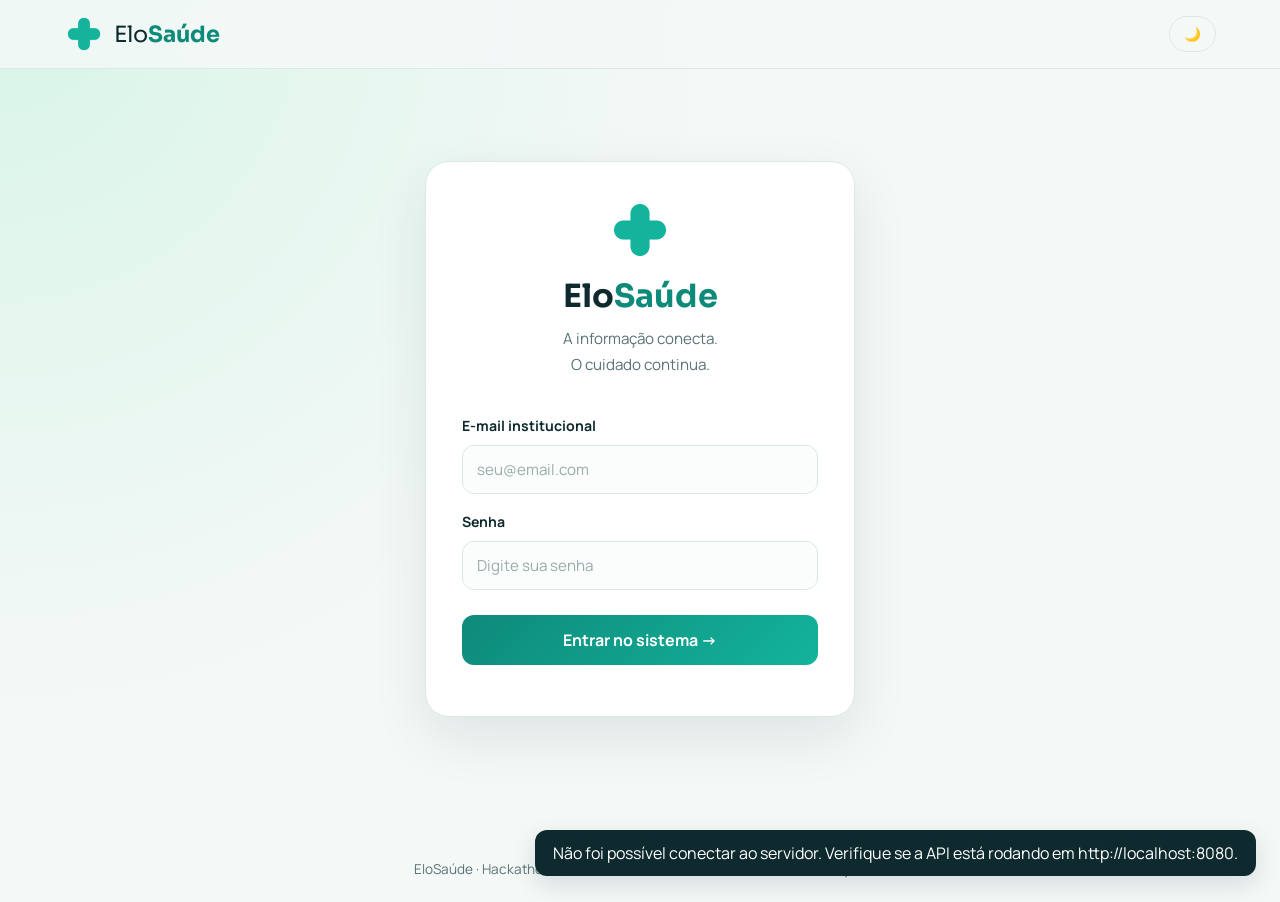
<file: front/index.html>
<!doctype html>
<html lang="pt-BR">
<head>
<meta charset="utf-8"><meta name="viewport" content="width=device-width,initial-scale=1">
<title>EloSaúde — A informação conecta. O cuidado continua.</title>
<link rel="preconnect" href="https://fonts.googleapis.com">
<link href="https://fonts.googleapis.com/css2?family=Sora:wght@400;600;700&family=Manrope:wght@400;500;600&display=swap" rel="stylesheet">
<link rel="stylesheet" href="style.css">
<script src="tema.js"></script>
</head>
<body>
<header class="top">
  <a href="#/" class="logo">
    <img src="img/elosaude-icone%20(1).png" alt="" width="40" height="40">
    <span>Elo<b>Saúde</b></span>
  </a>
  <nav id="nav" aria-label="Principal"></nav>
</header>
<main id="app"></main>
<footer>EloSaúde · Hackathon Saúde Conectada 2026 · dados de demonstração</footer>
<script src="api.js"></script>
<script src="contas.js"></script>
<script src="app.js"></script>
</body>
</html>
</file>
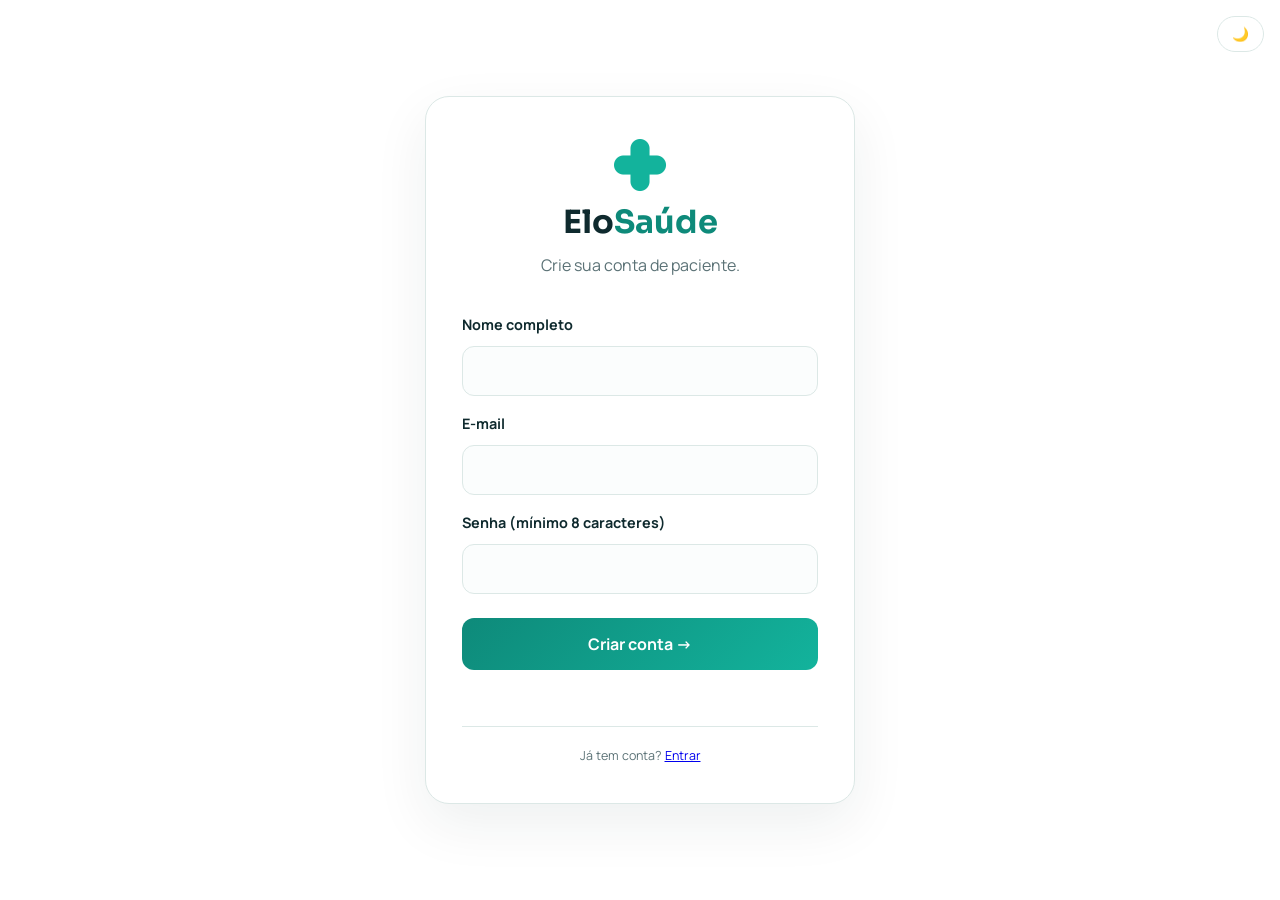
<file: front/cadastro.html>
<!DOCTYPE html>
<html lang="pt-BR">
<head>
  <meta charset="UTF-8">
  <meta name="viewport" content="width=device-width, initial-scale=1.0">
  <title>Cadastro | EloSaúde</title>
  <link rel="preconnect" href="https://fonts.googleapis.com">
  <link rel="preconnect" href="https://fonts.gstatic.com" crossorigin>
  <link href="https://fonts.googleapis.com/css2?family=Sora:wght@400;600;700&family=Manrope:wght@400;500;600;700&display=swap" rel="stylesheet">
  <link rel="stylesheet" href="login.css">
<script src="tema.js"></script>
</head>
<body class="login-body">
  <main class="login-card">
    <header class="login-brand">
      <img class="login-logo" src="img/elosaude-icone%20(1).png" alt="" width="64" height="64">
      <h1>Elo<span>Saúde</span></h1>
      <p>Crie sua conta de paciente.</p>
    </header>

    <form id="cadForm" class="login-form">
      <label for="nome">Nome completo</label>
      <input type="text" id="nome" maxlength="150" autocomplete="name" required>

      <label for="email">E-mail</label>
      <input type="email" id="email" maxlength="150" autocomplete="username" required>

      <label for="senha">Senha (mínimo 8 caracteres)</label>
      <input type="password" id="senha" minlength="8" maxlength="72" autocomplete="new-password" required>

      <button class="login-button" type="submit">Criar conta →</button>
      <p id="erro" class="login-error" role="alert" aria-live="polite"></p>
    </form>

    <footer class="login-footer">
      Já tem conta? <a href="login.html">Entrar</a>
    </footer>
  </main>

  <!-- 1. O api.js deve vir primeiro para carregar o objeto global Api -->
  <script src="api.js"></script>
  
  <!-- 2. O script da página vem depois -->
  <script>
    const form = document.getElementById("cadForm");
    const erro = document.getElementById("erro");
    const botao = form.querySelector("button");

    form.addEventListener("submit", async e => {
      e.preventDefault();
      erro.textContent = "";
      botao.disabled = true;
      botao.textContent = "Criando...";
      
      const nome = document.getElementById("nome").value.trim();
      const email = document.getElementById("email").value.trim();
      const senha = document.getElementById("senha").value;

      try {
        // Chamando Api com 'A' maiúsculo conforme definido em api.js
        await Api.registrar(nome, email, senha);
        await entrar(email, senha);
        location.href = "index.html";
      } catch (err) {
        erro.textContent = err.status === 409 ? "Este e-mail já está cadastrado." : err.message;
        botao.disabled = false;
        botao.textContent = "Criar conta →";
      }
    });
  </script>
</body>
</html>
</file>
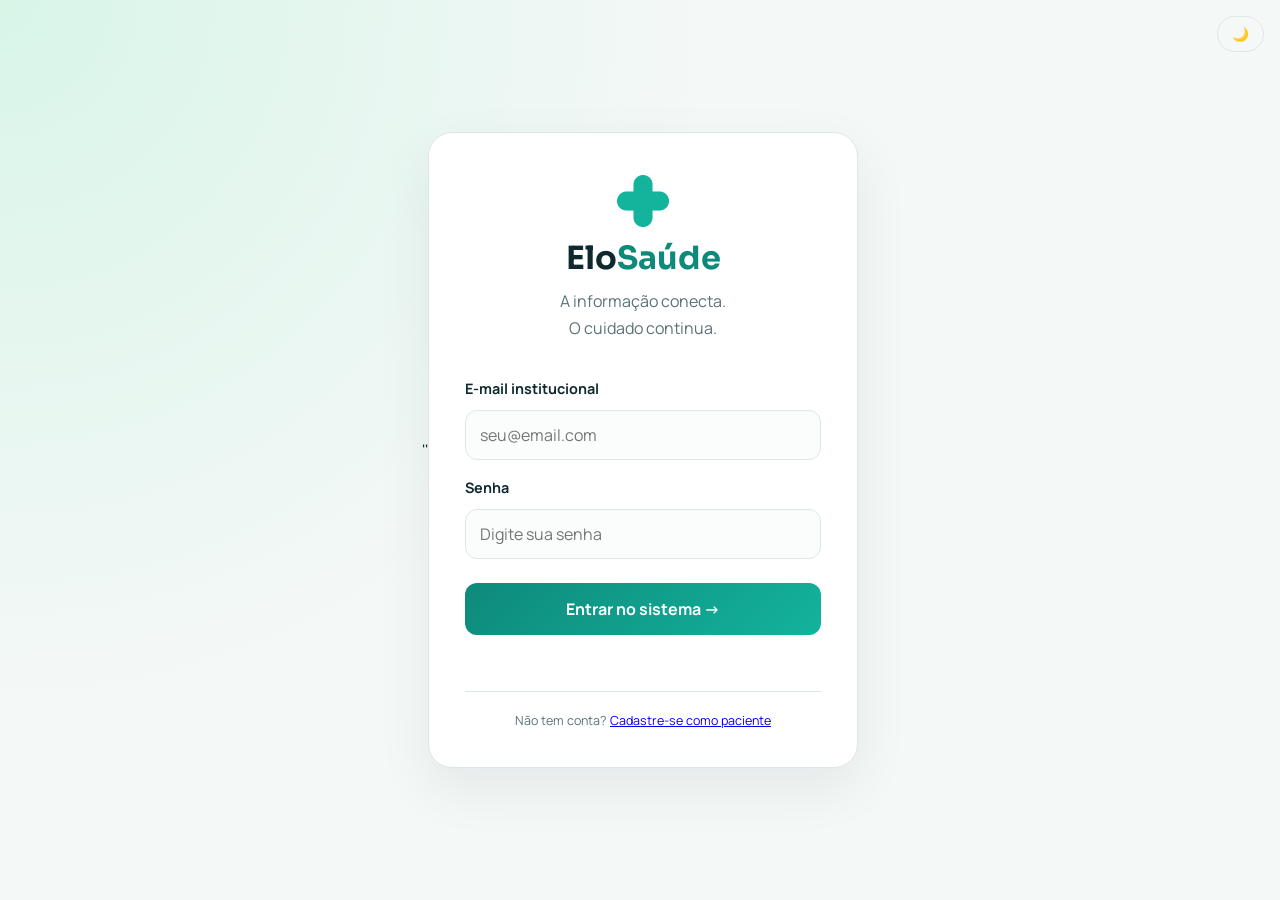
<file: front/login.html>
<!DOCTYPE html>
<html lang="pt-BR">

''<head>
  <meta charset="UTF-8">
  <meta name="viewport" content="width=device-width, initial-scale=1.0">

  <title>Login | EloSaúde</title>

  <link rel="preconnect" href="https://fonts.googleapis.com">
  <link rel="preconnect" href="https://fonts.gstatic.com" crossorigin>

  <link
    href="https://fonts.googleapis.com/css2?family=Sora:wght@400;600;700&family=Manrope:wght@400;500;600;700&display=swap"
    rel="stylesheet">

  <link rel="stylesheet" href="login.css">
<script src="tema.js"></script>
</head>

<body class="login-body">

  <main class="login-card">

    <header class="login-brand">



      <img class="login-logo" src="img/elosaude-icone%20(1).png" alt="" width="64" height="64">

      <h1>Elo<span>Saúde</span></h1>

      <p>
        A informação conecta.<br>
        O cuidado continua.
      </p>
    </header>

    <form id="loginForm" class="login-form">

      <label for="email">E-mail institucional</label>

      <input type="email" id="email" name="email" placeholder="seu@email.com" autocomplete="username" required>

      <label for="senha">Senha</label>

      <input type="password" id="senha" name="senha" placeholder="Digite sua senha" autocomplete="current-password"
        required>

      <button class="login-button" type="submit">
        Entrar no sistema →
      </button>

      <p id="erro" class="login-error" role="alert" aria-live="polite"></p>

    </form>

    <footer class="login-footer">
      Não tem conta? <a href="cadastro.html">Cadastre-se como paciente</a>
    </footer>

  </main>

  <script src="api.js"></script>
  <script src="contas.js"></script>
  <script>
    const form = document.getElementById("loginForm");
    const erro = document.getElementById("erro");
    const botao = form.querySelector("button");

    form.addEventListener("submit", async function (event) {
      event.preventDefault();
      erro.textContent = "";
      botao.disabled = true;
      botao.textContent = "Entrando...";

      try {
        await entrar(
          document.getElementById("email").value,
          document.getElementById("senha").value
        );
        window.location.href = "index.html";
      } catch (e) {
        erro.textContent = e.status === 401
          ? "E-mail ou senha incorretos. Tente novamente."
          : e.message;
        botao.disabled = false;
        botao.textContent = "Entrar no sistema →";
        document.getElementById("senha").value = "";
        document.getElementById("senha").focus();
      }
    });
  </script>

</body>

</html>
</file>
<file: front/style.css>
:root {
    --bg: #f4f8f7;
    --card: #fff;
    --ink: #0f2a2e;
    --muted: #5b7276;
    --pri: #0e8a7a;
    --pri2: #13b39c;
    --acc: #ff6b5b;
    --line: #dce8e6;
    --r: 18px;
}

* {
    box-sizing: border-box;
}

body {
    margin: 0;
    font-family: Manrope, sans-serif;
    background: var(--bg);
    color: var(--ink);
}

h1,
h2,
h3,
.logo {
    font-family: Sora, sans-serif;
}

/* CABEÇALHO */

.logo img {
    width: 40px;
    height: 40px;
    flex-shrink: 0;
    object-fit: contain;
    display: block;
}

.top {
    position: sticky;
    top: 0;
    z-index: 10;
    display: flex;
    justify-content: space-between;
    align-items: center;
    flex-wrap: wrap;
    gap: 12px;
    padding: 14px 5vw;
    background: rgba(244, 248, 247, 0.85);
    backdrop-filter: blur(10px);
    border-bottom: 1px solid var(--line);
}

.logo {
    font-size: 1.4rem;
    text-decoration: none;
    color: var(--ink);
    display: flex;
    align-items: center;
    gap: 10px;
}

.logo b {
    color: var(--pri);
}

.pulse {
    width: 12px;
    height: 12px;
    border-radius: 50%;
    background: var(--acc);
    animation: pulse 1.6s infinite;
}

@keyframes pulse {
    0% {
        box-shadow: 0 0 0 0 rgba(255, 107, 91, 0.6);
    }

    100% {
        box-shadow: 0 0 0 14px rgba(255, 107, 91, 0);
    }
}

/* NAVEGAÇÃO */

nav {
    display: flex;
    flex: 1 1 auto;
    min-width: 0;
    gap: 4px;
    flex-wrap: nowrap;
    justify-content: flex-end;
    overflow-x: auto;
    overflow-y: hidden;
}

.top > .tema-toggle {
    order: 1;
    flex: 0 0 auto;
}

.top > nav {
    order: 2;
}

nav a {
    padding: 12px 18px;
    flex: 0 0 auto;
    border-radius: 999px;
    text-decoration: none;
    color: var(--muted);
    font-weight: 600;
    transition: 0.25s;
    white-space: nowrap;
}

nav a:hover {
    color: var(--pri);
    background: #e3f3f0;
}

nav a.on {
    background: var(--pri);
    color: #fff;
}

/* CONTEÚDO */

main {
    padding: 32px 5vw 60px;
    max-width: 1200px;
    margin: auto;
}

.page {
    animation: in 0.5s ease both;
}

@keyframes in {
    from {
        opacity: 0;
        transform: translateY(16px);
    }

    to {
        opacity: 1;
        transform: none;
    }
}

.stagger>* {
    animation: in 0.5s ease both;
}

.stagger>*:nth-child(2) {
    animation-delay: 0.08s;
}

.stagger>*:nth-child(3) {
    animation-delay: 0.16s;
}

.stagger>*:nth-child(4) {
    animation-delay: 0.24s;
}

.stagger>*:nth-child(5) {
    animation-delay: 0.32s;
}

/* PÁGINA INICIAL */

.hero {
    display: grid;
    gap: 24px;
    padding: 48px;
    border-radius: 28px;
    color: #fff;
    background: linear-gradient(135deg,
            #0b5f57,
            #0e8a7a 55%,
            #13b39c);
    position: relative;
    overflow: hidden;
}

.hero h1 {
    font-size: clamp(2rem, 5vw, 3.4rem);
    margin: 0;
    line-height: 1.1;
}

.hero p {
    opacity: 0.9;
    max-width: 560px;
    font-size: 1.1rem;
}

.ecg {
    position: absolute;
    right: 0;
    bottom: 10px;
    width: 60%;
    opacity: 0.5;
}

.ecg path {
    stroke: #fff;
    stroke-width: 3;
    fill: none;
    stroke-dasharray: 900;
    animation: draw 3s linear infinite;
}

@keyframes draw {
    from {
        stroke-dashoffset: 900;
    }

    to {
        stroke-dashoffset: 0;
    }
}

/* CARDS E GRIDS */

.grid {
    display: grid;
    gap: 18px;
    grid-template-columns: repeat(auto-fit,
            minmax(240px, 1fr));
    margin-top: 24px;
}

.card {
    background: var(--card);
    border: 1px solid var(--line);
    border-radius: var(--r);
    padding: 20px;
    transition: transform 0.25s, box-shadow 0.25s;
}

.card:hover {
    transform: translateY(-4px);
    box-shadow: 0 14px 30px -14px rgba(14, 138, 122, 0.35);
}

.stat b {
    font-size: 2.2rem;
    font-family: Sora, sans-serif;
    color: var(--pri);
    display: block;
}

.muted {
    color: var(--muted);
}

.row {
    display: flex;
    gap: 10px;
    align-items: center;
    flex-wrap: wrap;
    justify-content: space-between;
}

/* ETIQUETAS DE STATUS */

.tag {
    display: inline-block;
    padding: 4px 10px;
    border-radius: 999px;
    font-size: 0.78rem;
    font-weight: 700;
    background: #e3f3f0;
    color: var(--pri);
    margin: 2px;
}

.s-Pendente,
.s-Solicitada {
    background: #fff1e0;
    color: #b4610a;
}

.s-Recebido,
.s-Em {
    background: #e6efff;
    color: #2b5bd7;
}

.s-Agendada {
    background: #efe6ff;
    color: #6b3fd1;
}

.s-Atendido,
.s-Concluída {
    background: #e0f7ec;
    color: #0a8a4f;
}

/* FORMULÁRIOS DO SISTEMA */

form {
    display: grid;
    gap: 12px;
    min-width: 0;
}

label {
    font-weight: 600;
    font-size: 0.9rem;
    display: grid;
    gap: 6px;
    min-width: 0;
}

input,
select,
textarea {
    width: 100%;
    min-width: 0;
    max-width: 100%;
    text-overflow: ellipsis;
    font: inherit;
    padding: 11px 12px;
    border: 1px solid var(--line);
    border-radius: 12px;
    background: #fbfdfd;
    transition: 0.2s;
}

input[type="checkbox"] {
    appearance: auto;
    width: 18px;
    height: 18px;
    flex: 0 0 18px;
    margin: 0;
    padding: 0;
    accent-color: var(--pri);
    cursor: pointer;
}

input:focus,
select:focus,
textarea:focus {
    outline: none;
    border-color: var(--pri);
    box-shadow: 0 0 0 4px #13b39c33;
}

input[type="checkbox"]:focus {
    border-color: initial;
    box-shadow: none;
}

#fPriv label {
    align-items: center;
    cursor: pointer;
    line-height: 1.5;
}

textarea {
    resize: vertical;
    min-height: 90px;
}

button {
    font: inherit;
    font-weight: 700;
    border: 0;
    border-radius: 12px;
    padding: 11px 18px;
    background: var(--pri);
    color: #fff;
    cursor: pointer;
    transition: 0.2s;
}

button:hover {
    background: var(--pri2);
    transform: translateY(-1px);
}

button.ghost {
    background: #e3f3f0;
    color: var(--pri);
}

/* DUAS COLUNAS */

.two {
    display: grid;
    gap: 22px;
    grid-template-columns: minmax(280px, 380px) minmax(0, 1fr);
}

.two > * {
    min-width: 0;
}

.list {
    display: grid;
    gap: 14px;
}

/* JORNADA DO CUIDADO */

.journey {
    display: grid;
    grid-template-columns: repeat(auto-fit,
            minmax(180px, 1fr));
    gap: 14px;
    margin-top: 20px;
}

.step {
    position: relative;
}

.step span {
    width: 34px;
    height: 34px;
    border-radius: 50%;
    display: grid;
    place-items: center;
    background: var(--pri);
    color: #fff;
    font-weight: 700;
    margin-bottom: 8px;
}

/* FLUXO DO ENCAMINHAMENTO */

.flow {
    height: 4px;
    border-radius: 4px;
    margin: 12px 0;
    background: linear-gradient(90deg,
            var(--pri) 0 30%,
            var(--pri2) 30% 60%,
            var(--line) 60%);
    background-size: 200% 100%;
    animation: flow 2s linear infinite;
}

@keyframes flow {
    from {
        background-position: 200% 0;
    }

    to {
        background-position: 0 0;
    }
}

/* NOTIFICAÇÕES */

.toast {
    position: fixed;
    bottom: 24px;
    right: 24px;
    z-index: 100;
    background: var(--ink);
    color: #fff;
    padding: 12px 18px;
    border-radius: 12px;
    box-shadow: 0 8px 24px #0f2a2e22;
    animation: in 0.3s ease;
}

/* =====================================
   LOGIN ELOSAÚDE
===================================== */

.login-page {
    min-height: 75vh;
    display: flex;
    align-items: center;
    justify-content: center;
    padding: 35px 20px;
    background:
        radial-gradient(circle at top left,
            #d8f5e8,
            transparent 45%),
        var(--bg);
}

.login-card {
    width: 100%;
    max-width: 430px;
    box-sizing: border-box;
    padding: 36px;
    background: var(--card);
    border: 1px solid var(--line);
    border-radius: 24px;
    box-shadow: 0 20px 55px rgba(15, 42, 46, 0.09);
    animation: loginIn 0.5s ease both;
}

@keyframes loginIn {
    from {
        opacity: 0;
        transform: translateY(18px) scale(0.98);
    }

    to {
        opacity: 1;
        transform: translateY(0) scale(1);
    }
}

.login-brand {
    text-align: center;
    margin-bottom: 30px;
}

.login-symbol {
    width: 54px;
    height: 54px;
    display: grid;
    place-items: center;
    margin: 0 auto 14px;
    border-radius: 17px;
    background: linear-gradient(135deg,
            var(--pri),
            var(--pri2));
    color: #fff;
    font-family: Sora, sans-serif;
    font-size: 34px;
    font-weight: 700;
    box-shadow: 0 8px 20px #0e8a7a30;
}

.login-brand h1 {
    color: var(--ink);
    font-size: 2rem;
    margin: 0 0 10px;
}

.login-brand h1 span {
    color: var(--pri);
}

.login-brand p {
    color: var(--muted);
    line-height: 1.7;
    margin: 0;
    font-size: 0.95rem;
}

.login-card form {
    display: grid;
    gap: 10px;
}

.login-card label {
    display: grid;
    gap: 8px;
    margin-top: 8px;
    color: var(--ink);
    font-size: 0.88rem;
    font-weight: 700;
}

.login-card input {
    width: 100%;
    min-height: 48px;
    padding: 13px 14px;
    border: 1px solid var(--line);
    border-radius: 12px;
    background: #fbfdfd;
    color: var(--ink);
    font-family: Manrope, sans-serif;
    font-size: 0.95rem;
}

.login-card input::placeholder {
    color: #9aabaa;
}

.login-card input:focus {
    outline: none;
    border-color: var(--pri);
    background: #fff;
    box-shadow: 0 0 0 4px #13b39c20;
}

.login-button {
    width: 100%;
    min-height: 50px;
    margin-top: 15px;
    padding: 14px 18px;
    border: none;
    border-radius: 12px;
    background: linear-gradient(135deg,
            var(--pri),
            var(--pri2));
    color: #fff;
    font-family: Manrope, sans-serif;
    font-size: 1rem;
    font-weight: 700;
    cursor: pointer;
    transition: transform 0.2s, box-shadow 0.2s;
}

.login-button:hover {
    background: linear-gradient(135deg,
            #0b7669,
            var(--pri));
    transform: translateY(-2px);
    box-shadow: 0 8px 20px #0e8a7a30;
}

.login-button:active {
    transform: translateY(0);
}

.login-error {
    color: #c0392b;
    font-size: 0.85rem;
    line-height: 1.5;
    margin: 5px 0 0;
}

.login-note {
    margin-top: 25px;
    padding-top: 18px;
    border-top: 1px solid var(--line);
    text-align: center;
    color: var(--muted);
    font-size: 0.76rem;
    line-height: 1.8;
}

/* RODAPÉ */

footer {
    text-align: center;
    color: var(--muted);
    padding: 24px;
    font-size: 0.85rem;
}

/* RESPONSIVIDADE */

@media (max-width: 800px) {
    .two {
        grid-template-columns: 1fr;
    }

    .hero {
        padding: 28px;
    }

    .ecg {
        width: 85%;
        opacity: 0.25;
    }
}

@media (max-width: 600px) {
    .top {
        padding: 12px 5vw;
    }

    nav {
        width: 100%;
        flex-basis: 100%;
        gap: 4px;
    }

    nav a {
        padding: 8px 10px;
        font-size: 0.85rem;
    }

    main {
        padding: 22px 5vw 40px;
    }

    .login-page {
        min-height: 70vh;
        padding: 20px 0;
    }

    .login-card {
        padding: 28px 22px;
        border-radius: 20px;
    }

    .login-brand h1 {
        font-size: 1.75rem;
    }

    .grid {
        grid-template-columns: 1fr;
    }

    .toast {
        left: 16px;
        right: 16px;
        bottom: 16px;
        text-align: center;
    }
}

@media (prefers-reduced-motion: reduce) {

    *,
    *::before,
    *::after {
        animation-duration: 0.01ms !important;
        animation-iteration-count: 1 !important;
        scroll-behavior: auto !important;
        transition-duration: 0.01ms !important;
    }
}
/* STATUS EXTRAS E DETALHES */
.s-Ativa { background: #e0f7ec; color: #0a8a4f; }
.s-Vencida, .s-Cancelada { background: #fdeaea; color: #b3261e; }
details { margin-top: 10px; }
summary { cursor: pointer; color: var(--pri); font-weight: 700; }
details p { margin: 10px 0 0; }
</file>
<file: front/login.css>
:root {
  --login-bg: #f4f8f7;
  --login-card: #ffffff;
  --login-ink: #0f2a2e;
  --login-muted: #5b7276;
  --login-primary: #0e8a7a;
  --login-primary-hover: #13b39c;
  --login-border: #dce8e6;
}

* {
  box-sizing: border-box;
}

body.login-body {
  margin: 0;
  min-height: 100vh;
  display: flex;
  align-items: center;
  justify-content: center;
  padding: 24px;
  font-family: "Manrope", sans-serif;
  color: var(--login-ink);
  background:
    radial-gradient(
      circle at top left,
      #d8f5e8,
      transparent 45%
    ),
    var(--login-bg);
}

.login-card {
  width: 100%;
  max-width: 430px;
  padding: 36px;
  background: var(--login-card);
  border: 1px solid var(--login-border);
  border-radius: 24px;
  box-shadow: 0 20px 55px #0f2a2e12;
  animation: login-entrada 0.45s ease both;
}

.login-brand {
  margin-bottom: 30px;
  text-align: center;
}

.login-symbol {
  width: 58px;
  height: 58px;
  display: grid;
  place-items: center;
  margin: 0 auto 15px;
  border-radius: 18px;
  background: linear-gradient(
    135deg,
    var(--login-primary),
    var(--login-primary-hover)
  );
  color: #ffffff;
  font-size: 35px;
  font-weight: 700;
}

.login-brand h1 {
  margin: 0 0 10px;
  font-family: "Sora", sans-serif;
  font-size: 2rem;
}

.login-brand h1 span {
  color: var(--login-primary);
}

.login-brand p {
  margin: 0;
  color: var(--login-muted);
  line-height: 1.7;
}

.login-form {
  display: grid;
  gap: 12px;
}

.login-form label {
  display: grid;
  gap: 7px;
  margin-top: 6px;
  font-size: 0.9rem;
  font-weight: 700;
}

.login-form input {
  width: 100%;
  min-height: 48px;
  padding: 13px 14px;
  border: 1px solid var(--login-border);
  border-radius: 12px;
  background: #fbfdfd;
  color: var(--login-ink);
  font: inherit;
  transition: 0.2s;
}

.login-form input:focus {
  outline: none;
  border-color: var(--login-primary);
  box-shadow: 0 0 0 4px #13b39c20;
}

.login-button {
  width: 100%;
  margin-top: 12px;
  padding: 15px;
  border: none;
  border-radius: 12px;
  background: linear-gradient(
    135deg,
    var(--login-primary),
    var(--login-primary-hover)
  );
  color: #ffffff;
  font: inherit;
  font-weight: 700;
  cursor: pointer;
  transition: 0.2s;
}

.login-button:hover {
  transform: translateY(-2px);
  box-shadow: 0 8px 20px #0e8a7a30;
}

.login-error {
  min-height: 20px;
  margin: 0;
  color: #c0392b;
  font-size: 0.85rem;
  text-align: center;
}

.login-footer {
  margin-top: 24px;
  padding-top: 18px;
  border-top: 1px solid var(--login-border);
  color: var(--login-muted);
  font-size: 0.78rem;
  line-height: 1.7;
  text-align: center;
}

@keyframes login-entrada {
  from {
    opacity: 0;
    transform: translateY(16px);
  }

  to {
    opacity: 1;
    transform: translateY(0);
  }
}

@media (max-width: 480px) {
  .login-card {
    padding: 28px 22px;
  }

  .login-brand h1 {
    font-size: 1.75rem;
  }
}

@media (prefers-reduced-motion: reduce) {
  *,
  *::before,
  *::after {
    animation: none !important;
    transition: none !important;
  }
}
</file>
